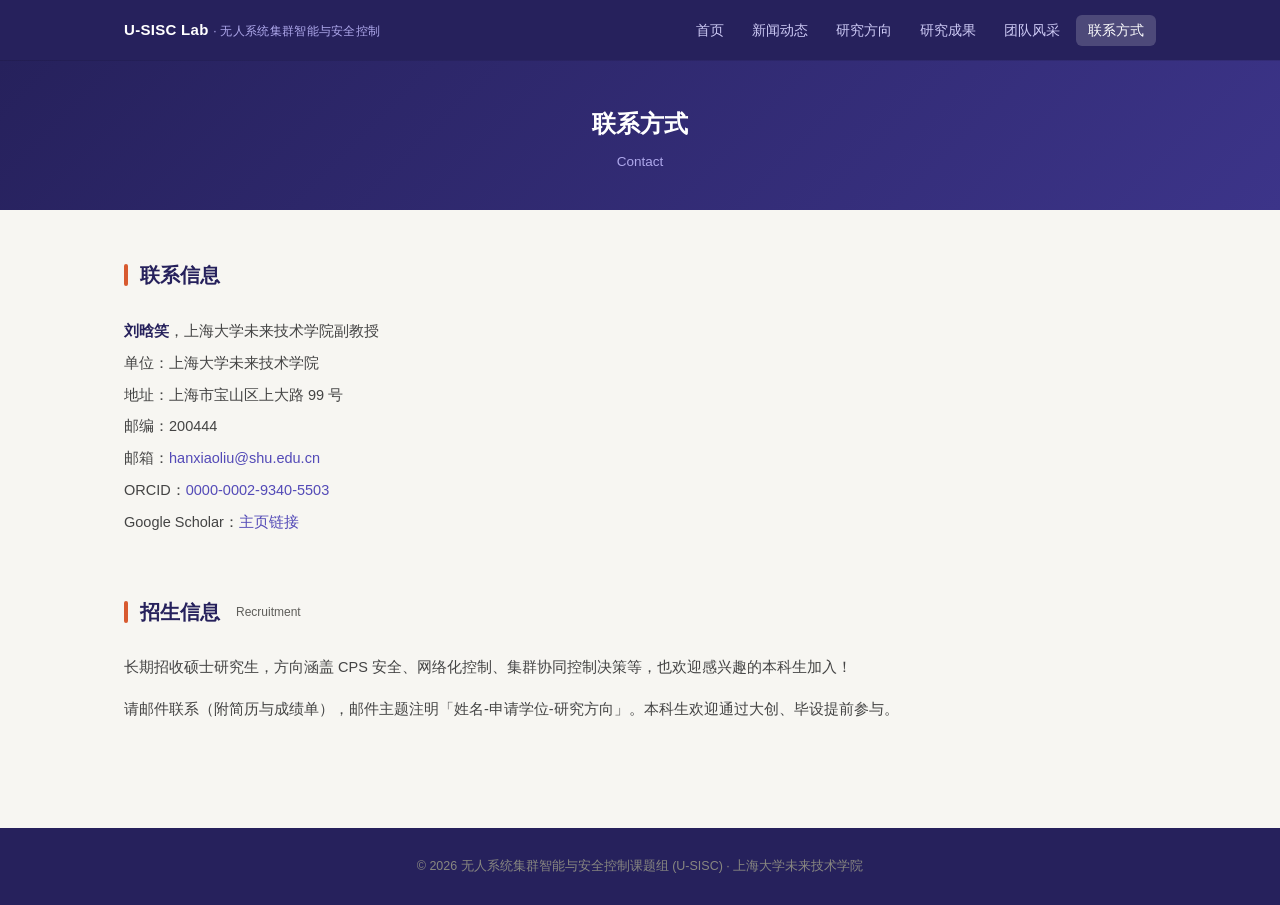
<file: contact.html>
<!DOCTYPE html>
<html lang="zh-CN">
<head>
<meta charset="UTF-8">
<meta name="viewport" content="width=device-width, initial-scale=1.0">
<title>联系方式 · U-SISC Lab</title>
<link rel="stylesheet" href="assets/style.css">
</head>
<body>

<nav>
  <div class="nav-inner">
    <div class="nav-brand">U-SISC Lab <span>· 无人系统集群智能与安全控制</span></div>
    <ul class="nav-links">
      <li><a href="index.html">首页</a></li>
      <li><a href="news.html">新闻动态</a></li>
      <li><a href="research.html">研究方向</a></li>
      <li><a href="publications.html">研究成果</a></li>
      <li><a href="team.html">团队风采</a></li>
      <li><a href="contact.html" class="active">联系方式</a></li>
    </ul>
  </div>
</nav>

<header class="page-head">
  <h1>联系方式</h1>
  <div class="en">Contact</div>
</header>

<main>
  <section>
    <div class="sec-head"><div class="bar"></div><h2>联系信息</h2></div>
    <p style="font-size:14.5px;color:#444;line-height:2.2">
      <strong style="color:var(--ink)">刘晗笑</strong>，上海大学未来技术学院副教授<br>
      单位：上海大学未来技术学院 <br>
      地址：上海市宝山区上大路 99 号<br>
      邮编：200444<br>
      邮箱：<a href="mailto:hanxiaoliu@shu.edu.cn">hanxiaoliu@shu.edu.cn</a><br>
      ORCID：<a href="https://orcid.org/0000-0002-9340-5503" target="_blank">0000-0002-9340-5503</a><br>
      Google Scholar：<a href="https://scholar.google.com/citations?hl=zh-CN&user=slNQP-cAAAAJ&view_op=list_works&sortby=pubdate" target="_blank">主页链接</a><br>
    </p>
  </section>

  <section>
    <div class="sec-head"><div class="bar"></div><h2>招生信息</h2><span class="en">Recruitment</span></div>
    <p style="font-size:14.5px;color:#444;line-height:1.95;text-align:justify">
      长期招收硕士研究生，方向涵盖 CPS 安全、网络化控制、集群协同控制决策等，也欢迎感兴趣的本科生加入！
    </p>
    <p style="font-size:14.5px;color:#444;line-height:1.95;margin-top:14px">
      请邮件联系（附简历与成绩单），邮件主题注明「姓名-申请学位-研究方向」。本科生欢迎通过大创、毕设提前参与。
    </p>
  </section>
</main>

<footer>
  © 2026 无人系统集群智能与安全控制课题组 (U-SISC) · 上海大学未来技术学院
</footer>

</body>
</html>
</file>
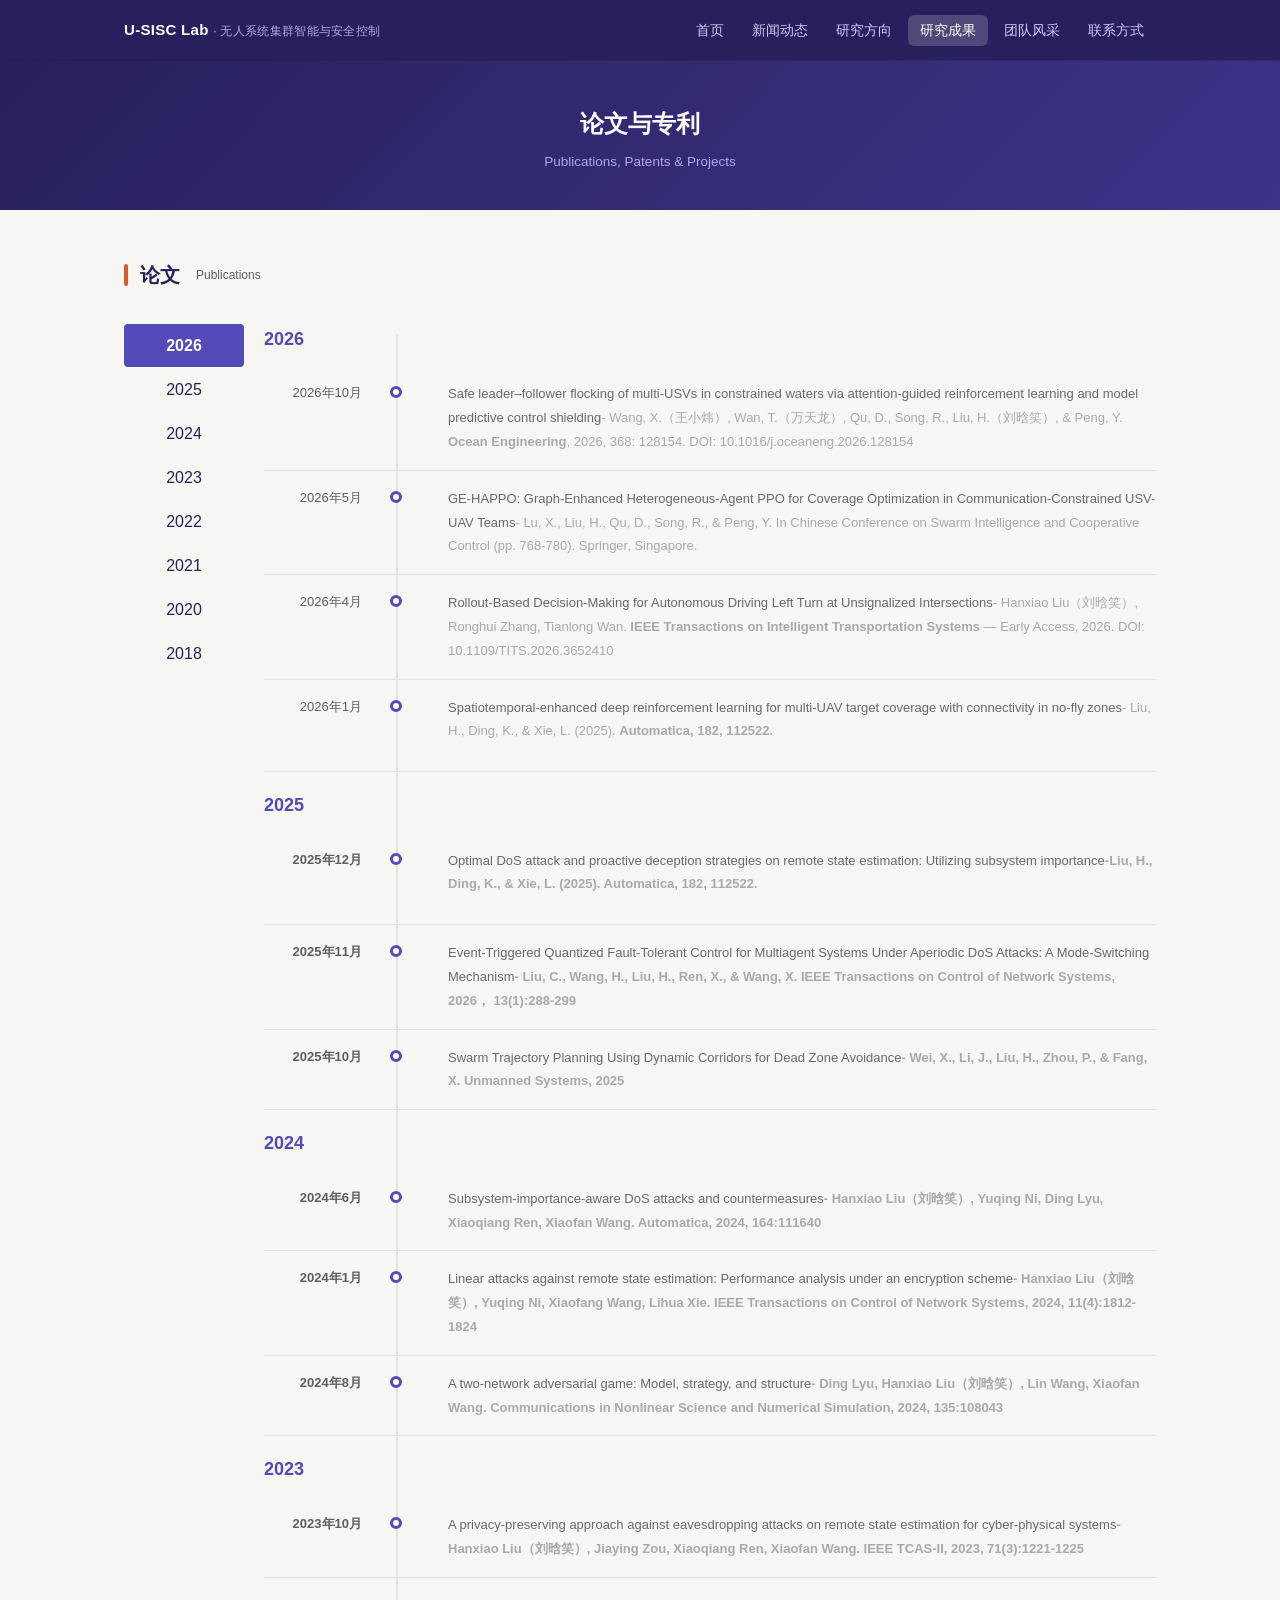
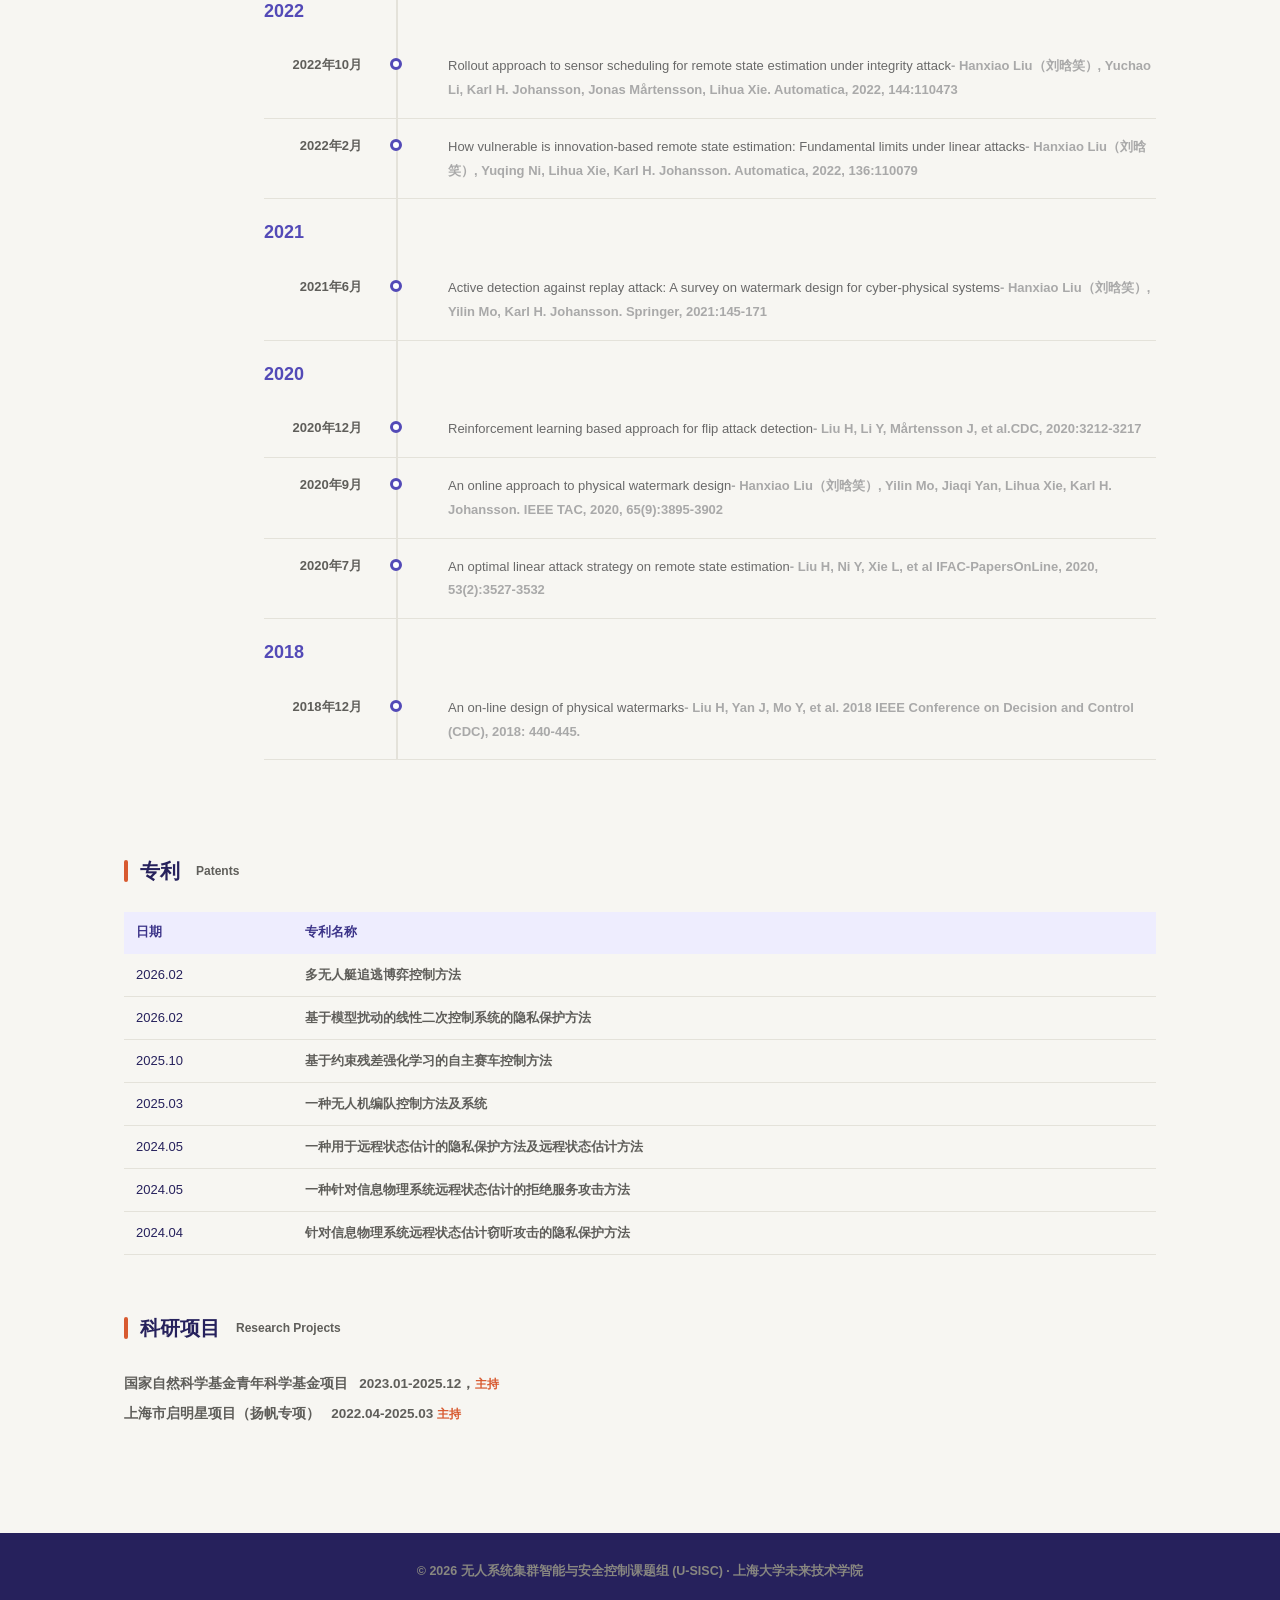
<file: publications.html>
<!DOCTYPE html>
<html lang="zh-CN">
<head>
<meta charset="UTF-8">
<meta name="viewport" content="width=device-width, initial-scale=1.0">
<title>论文与专利 · U-SISC Lab</title>
<link rel="stylesheet" href="assets/style.css">
</head>
<body>

<nav>
  <div class="nav-inner">
    <div class="nav-brand">U-SISC Lab <span>· 无人系统集群智能与安全控制</span></div>
    <ul class="nav-links">
      <li><a href="index.html">首页</a></li>
      <li><a href="news.html">新闻动态</a></li>
      <li><a href="research.html">研究方向</a></li>
      <li><a href="publications.html" class="active">研究成果</a></li>
      <li><a href="team.html">团队风采</a></li>
      <li><a href="contact.html">联系方式</a></li>
    </ul>
  </div>
</nav>

<header class="page-head">
  <h1>论文与专利</h1>
  <div class="en">Publications, Patents & Projects</div>
</header>

<main>

  <section>
    <div class="sec-head"><div class="bar"></div><h2>论文</h2><span class="en">Publications</span></div>

    <div class="pub-timeline">
      <ul class="event_year">
        <li class="current"><a href="#2026">2026</a></li>
        <li><a href="#2025">2025</a></li>
        <li><a href="#2024">2024</a></li>
        <li><a href="#2023">2023</a></li>
        <li><a href="#2022">2022</a></li>
        <li><a href="#2021">2021</a></li>
        <li><a href="#2020">2020</a></li>
        <li><a href="#2018">2018</a></li>
      </ul>

      <ul class="event_list">
        <div class="paper_list">
          <h3 id="2026">2026</h3>
          <li>
            <span>2026年10月</span>
            <p>
              <span style="color: darkgray"><a style="color:dimgrey;font-weight: 500" href="https://doi.org/10.1016/j.oceaneng.2026.128154" target="_blank">Safe leader–follower flocking of multi-USVs in constrained waters via attention-guided reinforcement learning and model predictive control shielding</a>- Wang, X.（王小炜）, Wan, T.（万天龙）, Qu, D., Song, R., Liu, H.（刘晗笑）, & Peng, Y. <strong>Ocean Engineering</strong>, 2026, 368: 128154. DOI: 10.1016/j.oceaneng.2026.128154</span>
            </p>
          </li>
          <li>
            <span>2026年5月</span>
            <p>
              <span style="color: darkgray"><a style="color:dimgrey;font-weight: 500">GE-HAPPO: Graph-Enhanced Heterogeneous-Agent PPO for Coverage Optimization in Communication-Constrained USV-UAV Teams</a>- Lu, X., Liu, H., Qu, D., Song, R., & Peng, Y. In Chinese Conference on Swarm Intelligence and Cooperative Control (pp. 768-780). Springer, Singapore. </strong> </span>
            </p>
          </li>
          <li>
            <span>2026年4月</span>
            <p>
              <span style="color: darkgray"><a style="color:dimgrey;font-weight: 500">Rollout-Based Decision-Making for Autonomous Driving Left Turn at Unsignalized Intersections</a>- Hanxiao Liu（刘晗笑）, Ronghui Zhang, Tianlong Wan. <strong>IEEE Transactions on Intelligent Transportation Systems</strong> — Early Access, 2026. DOI: 10.1109/TITS.2026.3652410</span>
            </p>
          </li>
          <li>
            <span>2026年1月</span>
            <p>
              <span style="color: darkgray"><a style="color:dimgrey;font-weight: 500">Spatiotemporal-enhanced deep reinforcement 
                learning for multi-UAV target coverage with connectivity in no-fly zones</a>- 
                Liu, H., Ding, K., & Xie, L. (2025). <strong>Automatica, 182, 112522.</span>
            </p>
          </li>
        </div>

        <div class="paper_list">
          <h3 id="2025">2025</h3>
          <li>
            <span>2025年12月</span>
            <p>
              <span style="color: darkgray"><a style="color:dimgrey;font-weight: 500">Optimal DoS attack and proactive deception strategies on remote state estimation: 
                Utilizing subsystem importance</a>-Liu, H., Ding, K., & Xie, L. (2025). <strong> Automatica, 182, 112522.</span>
            </p>
          </li>
          <li>
            <span>2025年11月</span>
            <p>
              <span style="color: darkgray"><a style="color:dimgrey;font-weight: 500">Event-Triggered Quantized Fault-Tolerant Control for Multiagent Systems Under Aperiodic DoS Attacks: A Mode-Switching Mechanism</a>- Liu, C., Wang, H., Liu, H., Ren, X., & Wang, X.  <strong>IEEE Transactions on Control of Network Systems</strong>, 2026， 13(1):288-299</span>
            </p>
          </li>
          <li>
            <span>2025年10月</span>
            <p>
              <span style="color: darkgray"><a style="color:dimgrey;font-weight: 500">Swarm Trajectory Planning Using Dynamic Corridors for Dead Zone Avoidance</a>- Wei, X., Li, J., Liu, H., Zhou, P., & Fang, X. <strong>Unmanned Systems</strong>, 2025</span>
            </p>
          </li>
        </div>

        <div class="paper_list">
          <h3 id="2024">2024</h3>
          <li>
            <span>2024年6月</span>
            <p>
              <span style="color: darkgray"><a style="color:dimgrey;font-weight: 500">Subsystem-importance-aware DoS attacks and countermeasures</a>- Hanxiao Liu（刘晗笑）, Yuqing Ni, Ding Lyu, Xiaoqiang Ren, Xiaofan Wang. <strong>Automatica</strong>, 2024, 164:111640</span>
            </p>
          </li>
          <li>
            <span>2024年1月</span>
            <p>
              <span style="color: darkgray"><a style="color:dimgrey;font-weight: 500">Linear attacks against remote state estimation: Performance analysis under an encryption scheme</a>- Hanxiao Liu（刘晗笑）, Yuqing Ni, Xiaofang Wang, Lihua Xie. <strong>IEEE Transactions on Control of Network Systems</strong>, 2024, 11(4):1812-1824</span>
            </p>
          </li>
          <li>
            <span>2024年8月</span>
            <p>
              <span style="color: darkgray"><a style="color:dimgrey;font-weight: 500">A two-network adversarial game: Model, strategy, and structure</a>- Ding Lyu, Hanxiao Liu（刘晗笑）, Lin Wang, Xiaofan Wang. <strong>Communications in Nonlinear Science and Numerical Simulation</strong>, 2024, 135:108043</span>
            </p>
          </li>
        </div>

        <div class="paper_list">
          <h3 id="2023">2023</h3>
          <li>
            <span>2023年10月</span>
            <p>
              <span style="color: darkgray"><a style="color:dimgrey;font-weight: 500">A privacy-preserving approach against eavesdropping attacks on remote state estimation for cyber-physical systems</a>- Hanxiao Liu（刘晗笑）, Jiaying Zou, Xiaoqiang Ren, Xiaofan Wang. <strong>IEEE TCAS-II</strong>, 2023, 71(3):1221-1225</span>
            </p>
          </li>
        </div>

        <div class="paper_list">
          <h3 id="2022">2022</h3>
          <li>
            <span>2022年10月</span>
            <p>
              <span style="color: darkgray"><a style="color:dimgrey;font-weight: 500">Rollout approach to sensor scheduling for remote state estimation under integrity attack</a>- Hanxiao Liu（刘晗笑）, Yuchao Li, Karl H. Johansson, Jonas Mårtensson, Lihua Xie. <strong>Automatica</strong>, 2022, 144:110473</span>
            </p>
          </li>
          <li>
            <span>2022年2月</span>
            <p>
              <span style="color: darkgray"><a style="color:dimgrey;font-weight: 500">How vulnerable is innovation-based remote state estimation: Fundamental limits under linear attacks</a>- Hanxiao Liu（刘晗笑）, Yuqing Ni, Lihua Xie, Karl H. Johansson. <strong>Automatica</strong>, 2022, 136:110079</span>
            </p>
          </li>
        </div>

        <div class="paper_list">
          <h3 id="2021">2021</h3>
          <li>
            <span>2021年6月</span>
            <p>
              <span style="color: darkgray"><a style="color:dimgrey;font-weight: 500">Active detection against replay attack: A survey on watermark design for cyber-physical systems</a>- Hanxiao Liu（刘晗笑）, Yilin Mo, Karl H. Johansson. <strong>Springer</strong>, 2021:145-171</span>
            </p>
          </li>
        </div>

        <div class="paper_list">
          <h3 id="2020">2020</h3>
          <li>
            <span>2020年12月</span>
            <p>
              <span style="color: darkgray"><a style="color:dimgrey;font-weight: 500">Reinforcement learning based approach for flip attack detection</a>- Liu H, Li Y, Mårtensson J, et al.<strong>CDC</strong>, 2020:3212-3217</span>
            </p>
          </li>
          <li>
            <span>2020年9月</span>
            <p>
              <span style="color: darkgray"><a style="color:dimgrey;font-weight: 500">An online approach to physical watermark design</a>- Hanxiao Liu（刘晗笑）, Yilin Mo, Jiaqi Yan, Lihua Xie, Karl H. Johansson. <strong>IEEE TAC</strong>, 2020, 65(9):3895-3902</span>
            </p>
          </li>
          <li>
            <span>2020年7月</span>
            <p>
              <span style="color: darkgray"><a style="color:dimgrey;font-weight: 500">An optimal linear attack strategy on remote state estimation</a>- Liu H, Ni Y, Xie L, et al <strong>IFAC-PapersOnLine</strong>, 2020, 53(2):3527-3532</span>
            </p>
          </li>
        </div>

        <div class="paper_list">
          <h3 id="2018">2018</h3>
          <li>
            <span>2018年12月</span>
            <p>
              <span style="color: darkgray"><a style="color:dimgrey;font-weight: 500">An on-line design of physical watermarks</a>- Liu H, Yan J, Mo Y, et al. <strong>2018 IEEE Conference on Decision and Control (CDC)</strong>, 2018: 440-445.</span>
            </p>
          </li>
        </div>

      </ul>
    </div>
  </section>

  <section>
    <div class="sec-head"><div class="bar"></div><h2>专利</h2><span class="en">Patents</span></div>
    <table class="patent-table">
      <tr><th>日期</th><th>专利名称</th></tr>
      <tr><td>2026.02</td><td>多无人艇追逃博弈控制方法</td></tr>
      <tr><td>2026.02</td><td>基于模型扰动的线性二次控制系统的隐私保护方法</td></tr>
      <tr><td>2025.10</td><td>基于约束残差强化学习的自主赛车控制方法</td></tr>
      <tr><td>2025.03</td><td>一种无人机编队控制方法及系统</td></tr>
      <tr><td>2024.05</td><td>一种用于远程状态估计的隐私保护方法及远程状态估计方法</td></tr>
      <tr><td>2024.05</td><td>一种针对信息物理系统远程状态估计的拒绝服务攻击方法</td></tr>
      <tr><td>2024.04</td><td>针对信息物理系统远程状态估计窃听攻击的隐私保护方法</td></tr>
    </table>
  </section>

  <section>
    <div class="sec-head"><div class="bar"></div><h2>科研项目</h2><span class="en">Research Projects</span></div>
    <div style="font-size:13.5px;color:var(--muted);line-height:2.2">
      <p>国家自然科学基金青年科学基金项目 &nbsp; 2023.01-2025.12，<span style="font-size:12px;color:var(--accent)">主持</span></p>
      <p>上海市启明星项目（扬帆专项） &nbsp; 2022.04-2025.03 <span style="font-size:12px;color:var(--accent)">主持</span></p>
    </div>
  </section>

</main>

<footer>
  © 2026 无人系统集群智能与安全控制课题组 (U-SISC) · 上海大学未来技术学院
</footer>

</body>
</html>
</file>
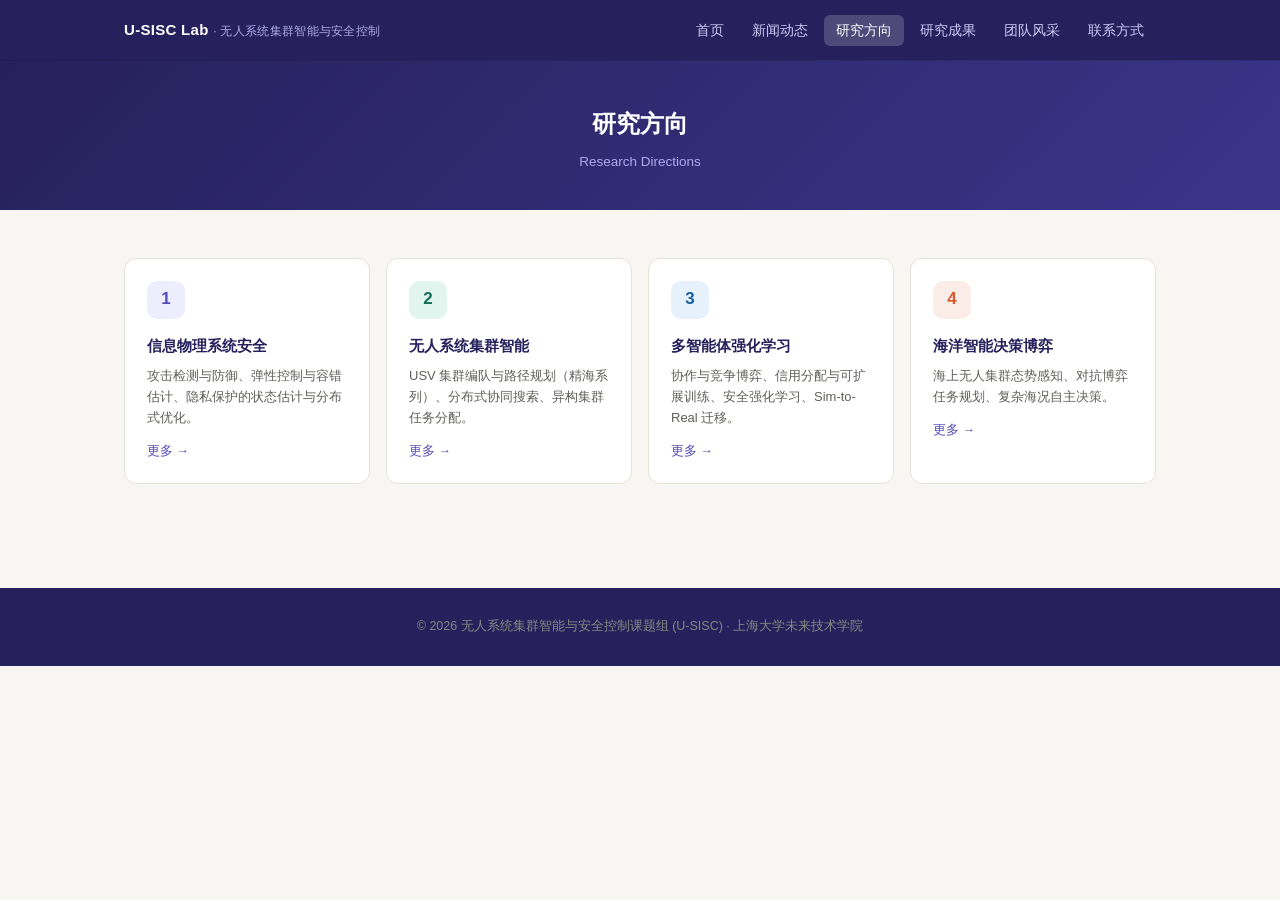
<file: research.html>
<!DOCTYPE html>
<html lang="zh-CN">
<head>
<meta charset="UTF-8">
<meta name="viewport" content="width=device-width, initial-scale=1.0">
<title>研究方向 · U-SISC Lab</title>
<link rel="stylesheet" href="assets/style.css">
</head>
<body>

<nav>
  <div class="nav-inner">
    <div class="nav-brand">U-SISC Lab <span>· 无人系统集群智能与安全控制</span></div>
    <ul class="nav-links">
      <li><a href="index.html">首页</a></li>
      <li><a href="news.html">新闻动态</a></li>
      <li><a href="research.html" class="active">研究方向</a></li>
      <li><a href="publications.html">研究成果</a></li>
      <li><a href="team.html">团队风采</a></li>
      <li><a href="contact.html">联系方式</a></li>
    </ul>
  </div>
</nav>

<header class="page-head">
  <h1>研究方向</h1>
  <div class="en">Research Directions</div>
</header>

<main>
  <section>
    <div class="grid4">
      <div class="rcard">
        <div class="icon i1">1</div>
        <h3>信息物理系统安全</h3>
        <p>攻击检测与防御、弹性控制与容错估计、隐私保护的状态估计与分布式优化。</p>
        <p style="margin-top:12px"><a href="#" style="font-size:12.5px">更多 →</a></p>
      </div>
      <div class="rcard">
        <div class="icon i2">2</div>
        <h3>无人系统集群智能</h3>
        <p>USV 集群编队与路径规划（精海系列）、分布式协同搜索、异构集群任务分配。</p>
        <p style="margin-top:12px"><a href="#" style="font-size:12.5px">更多 →</a></p>
      </div>
      <div class="rcard">
        <div class="icon i3">3</div>
        <h3>多智能体强化学习</h3>
        <p>协作与竞争博弈、信用分配与可扩展训练、安全强化学习、Sim-to-Real 迁移。</p>
        <p style="margin-top:12px"><a href="#" style="font-size:12.5px">更多 →</a></p>
      </div>
      <div class="rcard">
        <div class="icon i4">4</div>
        <h3>海洋智能决策博弈</h3>
        <p>海上无人集群态势感知、对抗博弈任务规划、复杂海况自主决策。</p>
        <p style="margin-top:12px"><a href="#" style="font-size:12.5px">更多 →</a></p>
      </div>
    </div>
  </section>

</main>

<footer>
  © 2026 无人系统集群智能与安全控制课题组 (U-SISC) · 上海大学未来技术学院
</footer>

</body>
</html>
</file>
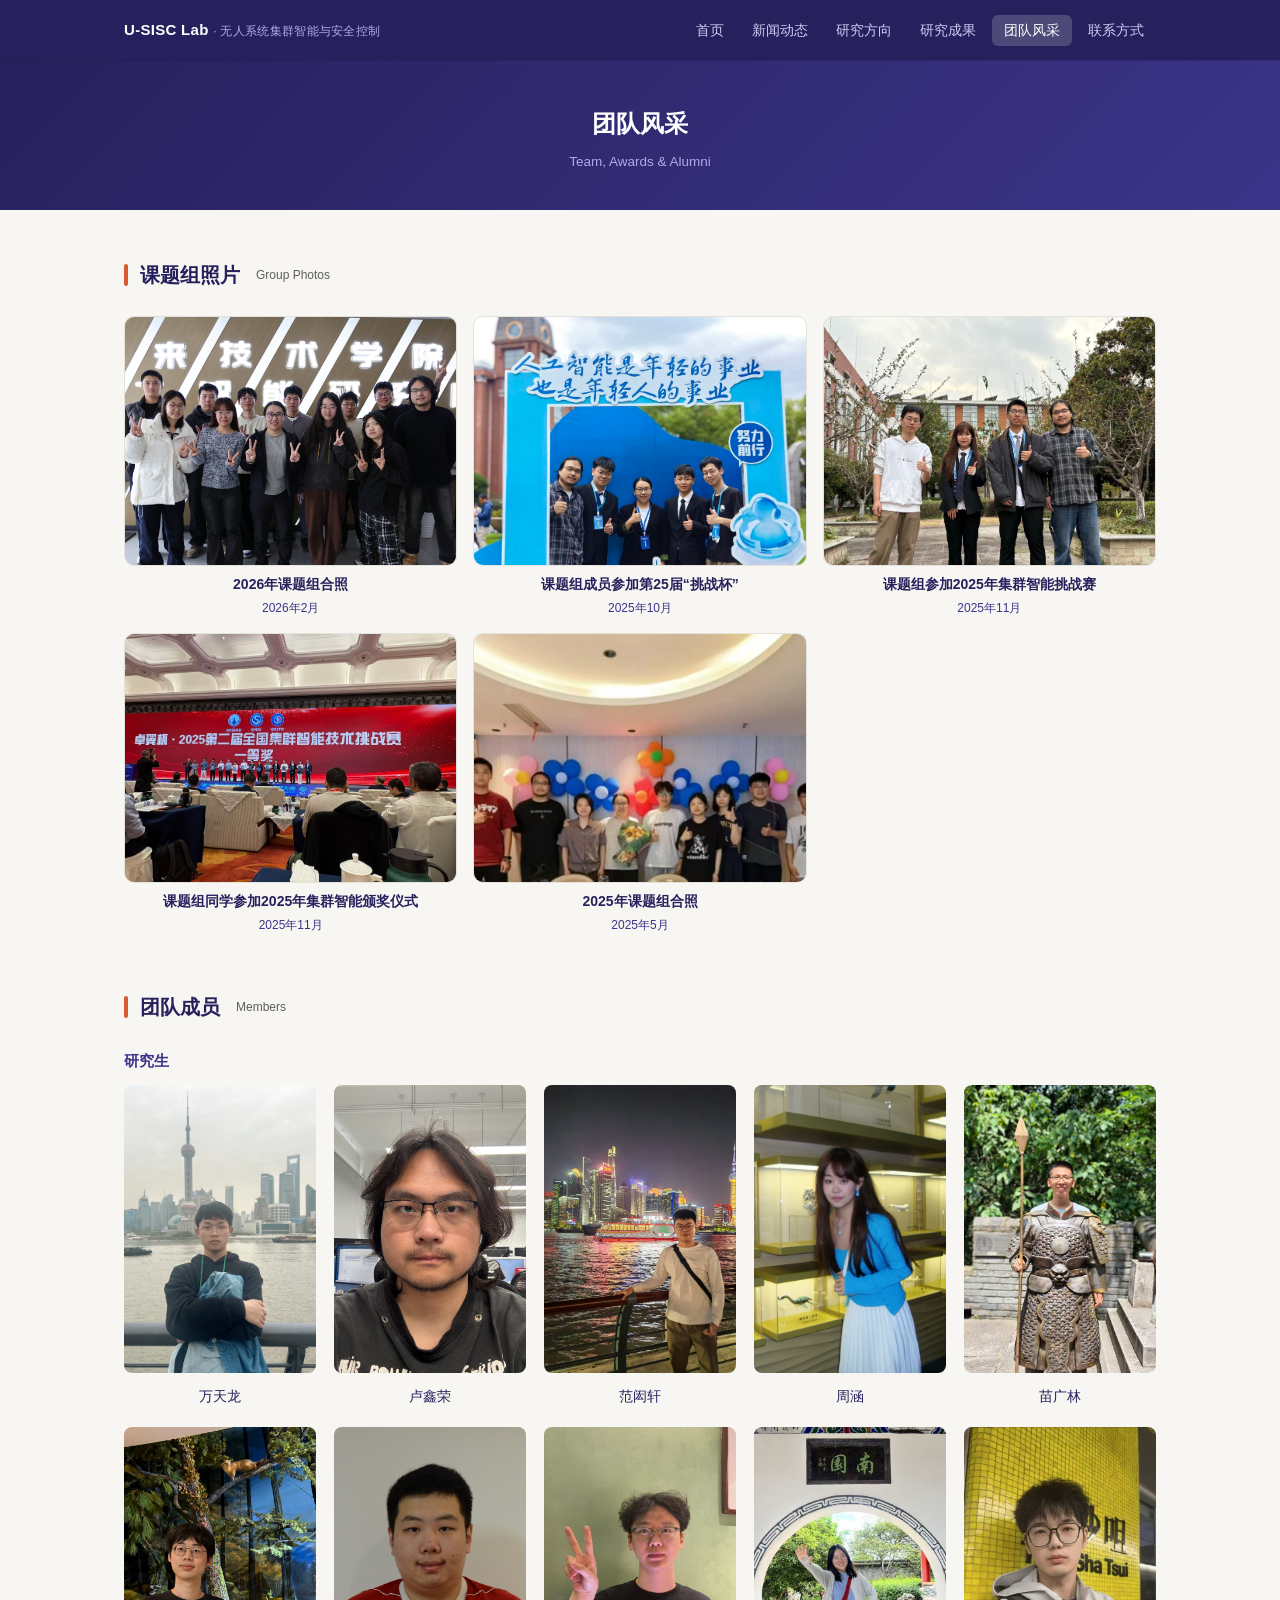
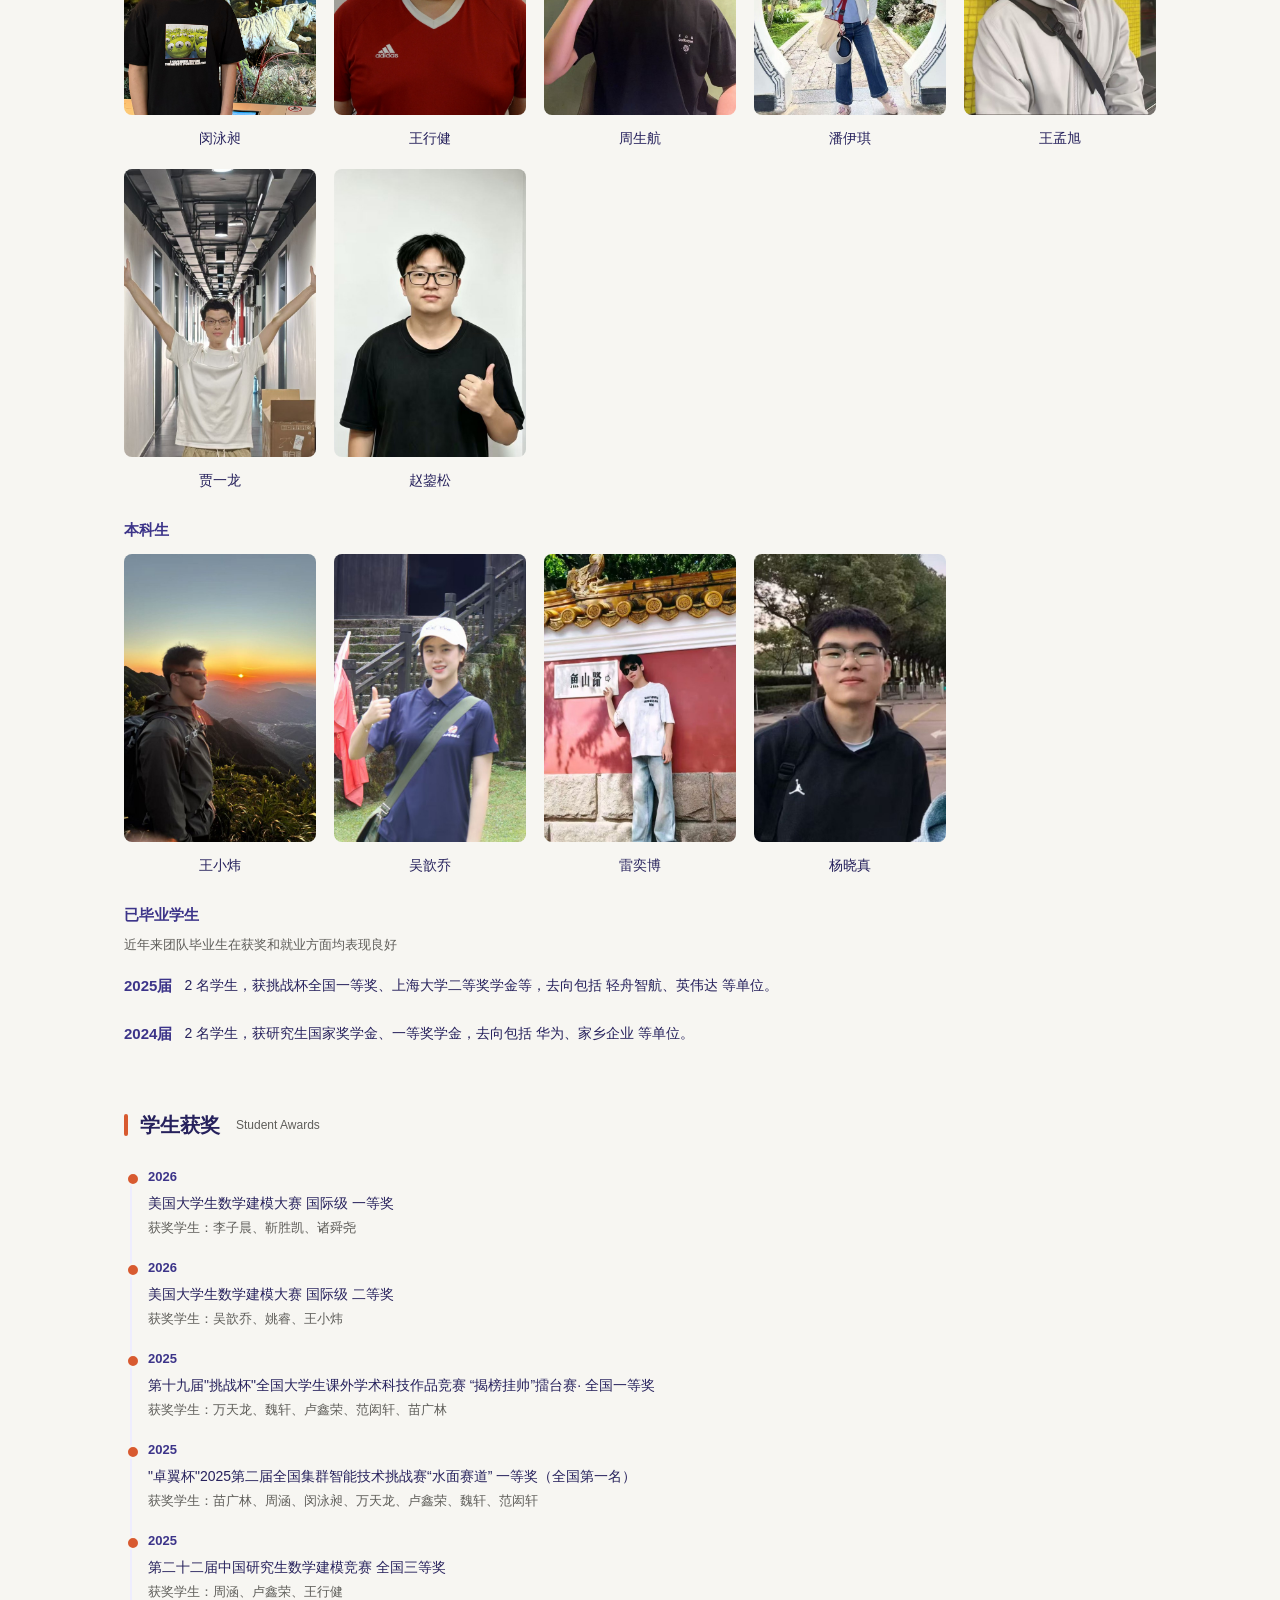
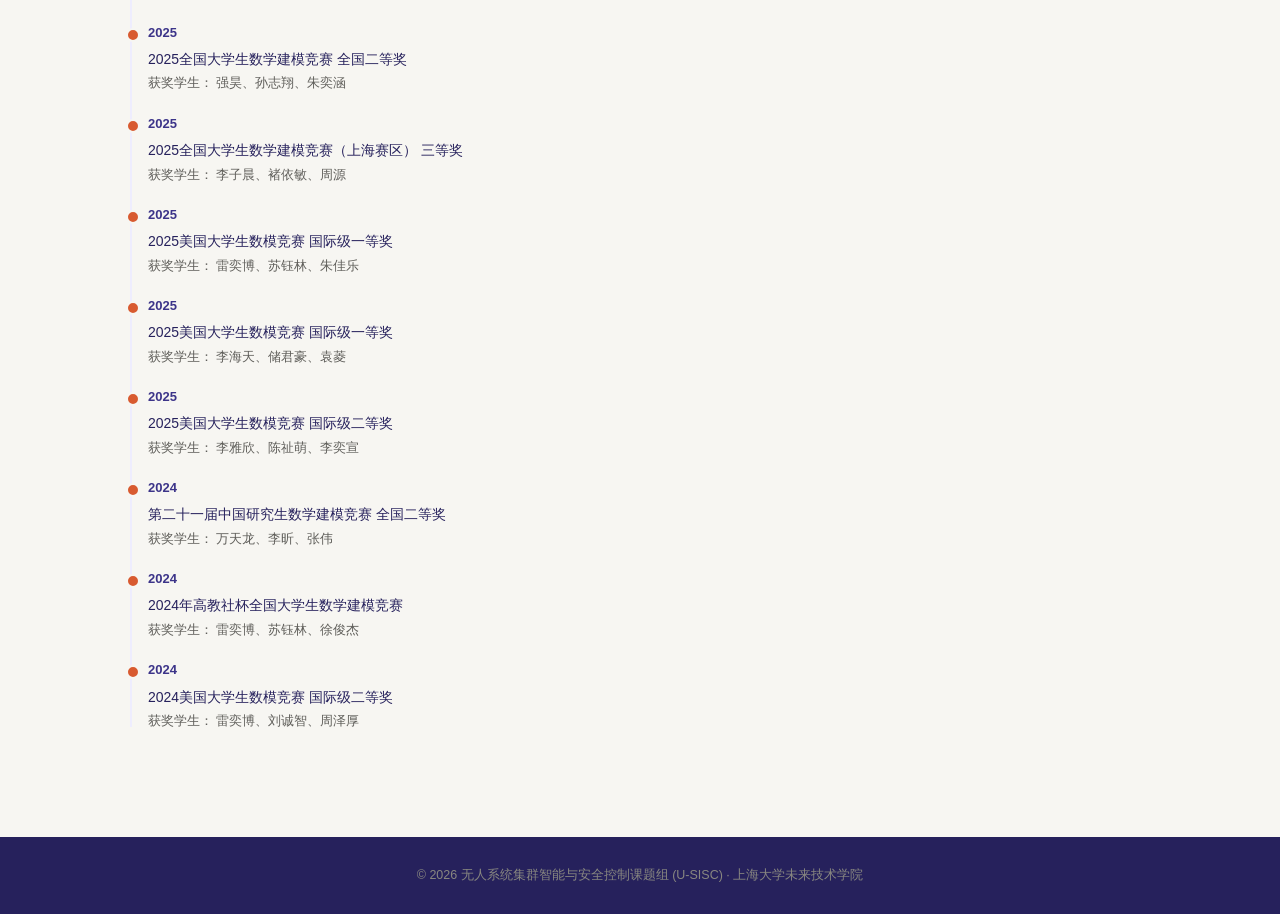
<file: team.html>
<!DOCTYPE html>
<html lang="zh-CN">
<head>
<meta charset="UTF-8">
<meta name="viewport" content="width=device-width, initial-scale=1.0">
<title>团队风采 · U-SISC Lab</title>
<link rel="stylesheet" href="assets/style.css">
</head>
<body>

<nav>
  <div class="nav-inner">
    <div class="nav-brand">U-SISC Lab <span>· 无人系统集群智能与安全控制</span></div>
    <ul class="nav-links">
      <li><a href="index.html">首页</a></li>
      <li><a href="news.html">新闻动态</a></li>
      <li><a href="research.html">研究方向</a></li>
      <li><a href="publications.html">研究成果</a></li>
      <li><a href="team.html" class="active">团队风采</a></li>
      <li><a href="contact.html">联系方式</a></li>
    </ul>
  </div>
</nav>

<header class="page-head">
  <h1>团队风采</h1>
  <div class="en">Team, Awards & Alumni</div>
</header>

<main>

  <!-- Principal Investigator section removed as requested -->

  <section>
    <div class="sec-head"><div class="bar"></div><h2>课题组照片</h2><span class="en">Group Photos</span></div>
    <div class="group-photos">
      <div class="group-photo-item">
        <img src="images/2026课题组合照2.jpg" alt="group-1">
        <div class="group-caption"><div>2026年课题组合照</div><div>2026年2月</div></div>
      </div>
      <div class="group-photo-item">
        <img src="images/2025挑战杯.jpg" alt="group-1">
        <div class="group-caption"><div>课题组成员参加第25届“挑战杯”</div><div>2025年10月</div></div>
      </div>
      <div class="group-photo-item">
        <img src="images/2025集群智能挑战赛.jpg" alt="group-2">
        <div class="group-caption"><div>课题组参加2025年集群智能挑战赛</div><div>2025年11月</div></div>
      </div>
      <div class="group-photo-item">
        <img src="images/2025集群智能颁奖.jpg" alt="group-3">
        <div class="group-caption"><div>课题组同学参加2025年集群智能颁奖仪式</div><div>2025年11月</div></div>
      </div>
      <div class="group-photo-item">
        <img src="images/2025课题组合照.jpg" alt="group-3">
        <div class="group-caption"><div>2025年课题组合照</div><div>2025年5月</div></div>
      </div>
    </div>
  </section>

  <section>
    <div class="sec-head"><div class="bar"></div><h2>团队成员</h2><span class="en">Members</span></div>

    <h3 style="font-size:15px;color:var(--ink2);margin:20px 0 12px;font-weight:600">研究生</h3>
    <div class="team-grid">
      <div class="member">
        <div class="m-avatar"><img src="images/2024级-万天龙.jpg" alt="万天龙"></div>
        <h4>万天龙</h4>
      </div>
      <div class="member">
        <div class="m-avatar"><img src="images/2024级-卢鑫荣.jpg" alt="卢鑫荣"></div>
        <h4>卢鑫荣</h4>
      </div>
      <div class="member">
        <div class="m-avatar"><img src="images/2024级-范闳轩.jpg" alt="范闳轩"></div>
        <h4>范闳轩</h4>
      </div>
      <div class="member">
        <div class="m-avatar"><img src="images/2025级-周涵.jpg" alt="周涵"></div>
        <h4>周涵</h4>
      </div>
      <div class="member">
        <div class="m-avatar"><img src="images/2025级-苗广林.jpg" alt="苗广林"></div>
        <h4>苗广林</h4>
      </div>
      <div class="member">
        <div class="m-avatar"><img src="images/2025级-闵泳昶.jpg" alt="闵泳昶"></div>
        <h4>闵泳昶</h4>
      </div>
      <div class="member">
        <div class="m-avatar"><img src="images/2025级-王行健.jpg" alt="王行健"></div>
        <h4>王行健</h4>
      </div>
      <div class="member" id="graduates-2026">
        <div class="m-avatar"><img src="images/2026级-周生航.jpg" alt="周生航" width="600" height="900" loading="lazy" style="object-position:50% 25%"></div>
        <h4>周生航</h4>
      </div>
      <div class="member">
        <div class="m-avatar"><img src="images/2026级-潘伊琪.jpg" alt="潘伊琪" width="600" height="900" loading="lazy" style="object-position:50% 25%"></div>
        <h4>潘伊琪</h4>
      </div>
      <div class="member">
        <div class="m-avatar"><img src="images/2026级-王孟旭.jpg" alt="王孟旭" width="600" height="900" loading="lazy" style="object-position:50% 25%"></div>
        <h4>王孟旭</h4>
      </div>
      <div class="member">
        <div class="m-avatar"><img src="images/2026级-贾一龙.jpg" alt="贾一龙" width="600" height="900" loading="lazy" style="object-position:50% 25%"></div>
        <h4>贾一龙</h4>
      </div>
      <div class="member">
        <div class="m-avatar"><img src="images/2026级-赵鋆松.jpg" alt="赵鋆松" width="600" height="900" loading="lazy" style="object-position:50% 25%"></div>
        <h4>赵鋆松</h4>
      </div>
    </div>

    <h3 id="undergraduates" style="font-size:15px;color:var(--ink2);margin:24px 0 12px;font-weight:600">本科生</h3>
    <div class="team-grid">
      <div class="member">
        <div class="m-avatar"><img src="images/本科生-王小炜.jpg" alt="王小炜" width="600" height="900" loading="lazy" style="object-position:50% 25%"></div>
        <h4>王小炜</h4>
      </div>
      <div class="member">
        <div class="m-avatar"><img src="images/本科生-吴歆乔.jpg" alt="吴歆乔" width="600" height="900" loading="lazy" style="object-position:50% 25%"></div>
        <h4>吴歆乔</h4>
      </div>
      <div class="member">
        <div class="m-avatar"><img src="images/本科生-雷奕博.jpg" alt="雷奕博" width="600" height="900" loading="lazy" style="object-position:50% 25%"></div>
        <h4>雷奕博</h4>
      </div>
      <div class="member">
        <div class="m-avatar"><img src="images/本科生-杨晓真.jpg" alt="杨晓真" width="600" height="900" loading="lazy" style="object-position:50% 25%"></div>
        <h4>杨晓真</h4>
      </div>
    </div>

    <h3 style="font-size:15px;color:var(--ink2);margin:24px 0 8px;font-weight:600">已毕业学生</h3>
    <div class="grad-note">近年来团队毕业生在获奖和就业方面均表现良好</div>
    <div class="grad-year">
      <div class="grad-row">
        <div class="grad-year-label">2025届</div>
        <div class="grad-list">
          <div class="grad-item">2 名学生，获挑战杯全国一等奖、上海大学二等奖学金等，去向包括 轻舟智航、英伟达 等单位。</div>
        </div>
      </div>
      <div class="grad-row">
        <div class="grad-year-label">2024届</div>
        <div class="grad-list">
          <div class="grad-item">2 名学生，获研究生国家奖学金、一等奖学金，去向包括 华为、家乡企业 等单位。</div>
        </div>
      </div>
    </div>
  </section>

  <section>
    <div class="sec-head"><div class="bar"></div><h2>学生获奖</h2><span class="en">Student Awards</span></div>
    <div class="award-list">
      <div class="award">
        <div class="yr">2026</div>
        <div class="title">美国大学生数学建模大赛 国际级 一等奖</div>
        <div class="desc">获奖学生：李子晨、靳胜凯、诸舜尧</div>
      </div>
      <div class="award">
        <div class="yr">2026</div>
        <div class="title">美国大学生数学建模大赛 国际级 二等奖</div>
        <div class="desc">获奖学生：吴歆乔、姚睿、王小炜</div>
      </div>
      <div class="award">
        <div class="yr">2025</div>
        <div class="title">第十九届"挑战杯"全国大学生课外学术科技作品竞赛 “揭榜挂帅”擂台赛· 全国一等奖</div>
        <div class="desc">获奖学生：万天龙、魏轩、卢鑫荣、范闳轩、苗广林</div>
      </div>
      <div class="award">
        <div class="yr">2025</div>
        <div class="title">"卓翼杯"2025第二届全国集群智能技术挑战赛“水面赛道” 一等奖（全国第一名）</div>
        <div class="desc">获奖学生：苗广林、周涵、闵泳昶、万天龙、卢鑫荣、魏轩、范闳轩</div>
      </div>
      <div class="award">
        <div class="yr">2025</div>
        <div class="title">第二十二届中国研究生数学建模竞赛 全国三等奖</div>
        <div class="desc">获奖学生：周涵、卢鑫荣、王行健</div>
      </div>
      <div class="award">
        <div class="yr">2025</div>
        <div class="title">2025全国大学生数学建模竞赛 全国二等奖</div>
        <div class="desc">获奖学生： 强昊、孙志翔、朱奕涵</div>
      </div>
      <div class="award">
        <div class="yr">2025</div>
        <div class="title">2025全国大学生数学建模竞赛（上海赛区） 三等奖</div>
        <div class="desc">获奖学生： 李子晨、褚依敏、周源</div>
      </div>
      <div class="award">
        <div class="yr">2025</div>
        <div class="title">2025美国大学生数模竞赛 国际级一等奖</div>
        <div class="desc">获奖学生： 雷奕博、苏钰林、朱佳乐</div>
      </div>
      <div class="award">
        <div class="yr">2025</div>
        <div class="title">2025美国大学生数模竞赛 国际级一等奖</div>
        <div class="desc">获奖学生： 李海天、储君豪、袁菱</div>
      </div>
      <div class="award">
        <div class="yr">2025</div>
        <div class="title">2025美国大学生数模竞赛 国际级二等奖</div>
        <div class="desc">获奖学生： 李雅欣、陈祉萌、李奕宣</div>
      </div>
      <div class="award">
        <div class="yr">2024</div>
        <div class="title">第二十一届中国研究生数学建模竞赛 全国二等奖</div>
        <div class="desc">获奖学生： 万天龙、李昕、张伟</div>
      </div>
      <div class="award">
        <div class="yr">2024</div>
        <div class="title">2024年高教社杯全国大学生数学建模竞赛</div>
        <div class="desc">获奖学生： 雷奕博、苏钰林、徐俊杰</div>
      </div>
            <div class="award">
        <div class="yr">2024</div>
        <div class="title">2024美国大学生数模竞赛 国际级二等奖</div>
        <div class="desc">获奖学生： 雷奕博、刘诚智、周泽厚</div>
      </div>

    </div>
  </section>

</main>

<footer>
  © 2026 无人系统集群智能与安全控制课题组 (U-SISC) · 上海大学未来技术学院
</footer>

</body>
</html>
</file>
<file: assets/style.css>
:root{
  --ink:#26215C; --ink2:#3C3489; --muted:#5F5E5A; --line:#E4E2DA;
  --bg:#F7F6F2; --card:#FFFFFF; --accent:#D85A30; --accent2:#534AB7;
  --teal:#0F6E56; --amber:#BA7517; --soft:#EEEDFE;
}
*{margin:0;padding:0;box-sizing:border-box}
body{font-family:-apple-system,BlinkMacSystemFont,"Segoe UI","PingFang SC","Microsoft YaHei",sans-serif;background:var(--bg);color:#2C2C2A;line-height:1.7;font-size:16px}
a{color:var(--accent2);text-decoration:none}
a:hover{text-decoration:underline}

nav{position:sticky;top:0;z-index:100;background:var(--ink);box-shadow:0 1px 0 rgba(0,0,0,.1)}
.nav-inner{max-width:1080px;margin:0 auto;padding:0 24px;display:flex;align-items:center;justify-content:space-between;height:60px}
.nav-brand{color:#fff;font-weight:600;font-size:15px;letter-spacing:.3px}
.nav-brand span{color:#AFA9EC;font-weight:400;font-size:12px}
.nav-links{display:flex;gap:4px;list-style:none}
.nav-links a{color:#CECBF6;font-size:13.5px;padding:8px 12px;border-radius:6px;transition:.15s}
.nav-links a:hover{background:rgba(255,255,255,.1);text-decoration:none;color:#fff}
.nav-links a.active{background:rgba(255,255,255,.18);color:#fff}

.hero{background:linear-gradient(135deg,#26215C 0%,#3C3489 55%,#534AB7 100%);color:#fff;padding:72px 24px 64px;text-align:center}
.hero .lab-tag{display:inline-block;background:rgba(216,90,48,.9);color:#fff;font-size:12px;padding:4px 14px;border-radius:20px;margin-bottom:18px;letter-spacing:1px}
.hero h1{font-size:30px;font-weight:600;margin-bottom:10px;letter-spacing:.5px}
.hero .en{color:#AFA9EC;font-size:15px;margin-bottom:20px;letter-spacing:.5px}
.hero .slogan{color:#D9D7F0;font-size:15px;max-width:620px;margin:0 auto 28px}
.hero .stats{display:flex;justify-content:center;gap:36px;flex-wrap:wrap}
.hero .stat{text-align:center}
.hero .stat .n{font-size:26px;font-weight:600;color:#fff}
.hero .stat .l{font-size:12px;color:#AFA9EC;margin-top:2px}

.page-head{background:linear-gradient(135deg,#26215C,#3C3489);color:#fff;padding:44px 24px 36px;text-align:center}
.page-head h1{font-size:24px;font-weight:600;margin-bottom:6px}
.page-head .en{color:#AFA9EC;font-size:13.5px}

main{max-width:1080px;margin:0 auto;padding:48px 24px}
section{margin-bottom:56px}
.sec-head{display:flex;align-items:center;gap:12px;margin-bottom:24px}
.sec-head .bar{width:4px;height:22px;background:var(--accent);border-radius:2px}
.sec-head h2{font-size:20px;font-weight:600;color:var(--ink)}
.sec-head .en{font-size:12px;color:var(--muted);margin-left:4px}

.pi-card{background:var(--card);border:0.5px solid var(--line);border-radius:14px;padding:28px;display:grid;grid-template-columns:140px 1fr;gap:28px;align-items:start}
.pi-avatar{width:140px;height:140px;border-radius:50%;background:linear-gradient(135deg,#EEEDFE,#CECBF6);display:flex;align-items:center;justify-content:center;font-size:48px;color:#3C3489;font-weight:500}
.pi-card h3{font-size:18px;font-weight:600;color:var(--ink);margin-bottom:4px}
.pi-card .pi-title{color:var(--accent);font-size:14px;margin-bottom:14px}
.pi-card .pi-bio{font-size:14px;color:var(--muted);margin-bottom:14px}
.pi-card .pi-tags{display:flex;flex-wrap:wrap;gap:8px}
.pi-tag{background:var(--soft);color:#3C3489;font-size:12px;padding:5px 12px;border-radius:16px}

.portal-grid{display:grid;grid-template-columns:repeat(auto-fit,minmax(160px,1fr));gap:14px}
.portal-card{background:var(--card);border:0.5px solid var(--line);border-radius:12px;padding:24px 18px;text-align:center;transition:.2s;color:inherit}
.portal-card:hover{border-color:var(--accent2);box-shadow:0 4px 16px rgba(83,74,183,.1);transform:translateY(-2px);text-decoration:none}
.portal-card .p-icon{width:44px;height:44px;border-radius:12px;display:flex;align-items:center;justify-content:center;font-size:20px;margin:0 auto 12px}
.portal-card h3{font-size:14.5px;font-weight:600;color:var(--ink);margin-bottom:4px}
.portal-card p{font-size:12px;color:var(--muted)}
.pi1{background:#EEEDFE;color:#534AB7}.pi2{background:#E1F5EE;color:#0F6E56}.pi3{background:#E6F1FB;color:#185FA5}
.pi4{background:#FAECE7;color:#D85A30}.pi5{background:#FAEEDA;color:#BA7517}.pi6{background:#F4C0D1;color:#993556}

.grid4{display:grid;grid-template-columns:repeat(auto-fit,minmax(220px,1fr));gap:16px}
.rcard{background:var(--card);border:0.5px solid var(--line);border-radius:12px;padding:22px;transition:.2s}
.rcard:hover{border-color:var(--accent2);box-shadow:0 4px 16px rgba(83,74,183,.08)}
.rcard .icon{width:38px;height:38px;border-radius:10px;display:flex;align-items:center;justify-content:center;font-size:17px;margin-bottom:14px;font-weight:600}
.rcard h3{font-size:15px;font-weight:600;color:var(--ink);margin-bottom:8px}
.rcard p{font-size:13px;color:var(--muted);line-height:1.6}
.i1{background:#EEEDFE;color:#534AB7}.i2{background:#E1F5EE;color:#0F6E56}.i3{background:#E6F1FB;color:#185FA5}.i4{background:#FAECE7;color:#D85A30}

.work-grid{display:grid;grid-template-columns:repeat(auto-fit,minmax(280px,1fr));gap:16px}
.wcard{background:var(--card);border:0.5px solid var(--line);border-radius:12px;padding:22px;border-left:3px solid var(--accent)}
.wcard h4{font-size:14.5px;font-weight:600;color:var(--ink);margin-bottom:8px}
.wcard p{font-size:13px;color:var(--muted);margin-bottom:10px;line-height:1.6}
.wcard .wtags{display:flex;flex-wrap:wrap;gap:6px}
.wtag{font-size:11px;color:var(--teal);background:#E1F5EE;padding:3px 9px;border-radius:4px}

.pub-row{background:var(--card);border:0.5px solid var(--line);border-radius:10px;padding:16px 18px;margin-bottom:10px;display:grid;grid-template-columns:auto 1fr;gap:14px;align-items:start}
.pub-row .yr{background:var(--soft);color:#3C3489;font-weight:600;font-size:12.5px;padding:4px 10px;border-radius:6px;white-space:nowrap;height:fit-content}
.pub-row h4{font-size:14px;font-weight:500;color:var(--ink);margin-bottom:3px;line-height:1.5}
.pub-row .venue{font-size:12.5px;color:var(--accent);font-style:italic}
.patent-table{width:100%;border-collapse:collapse;font-size:13px;margin-top:8px}
.patent-table th{background:var(--soft);color:#3C3489;font-weight:600;padding:10px 12px;text-align:left;font-size:12.5px}
.patent-table td{padding:10px 12px;border-bottom:0.5px solid var(--line);color:var(--muted)}
.patent-table td:first-child{color:var(--ink);font-weight:500}

.team-grid{display:grid;grid-template-columns:repeat(5,minmax(120px,1fr));gap:18px}
.member{text-align:center}
.member .m-avatar{width:100%;border-radius:8px;margin:0 auto 12px;overflow:hidden;display:block}
.member h4{font-size:14px;font-weight:500;color:var(--ink);margin-top:0}
.member .m-role{font-size:12px;color:var(--muted);margin-top:8px}
.member a{color:inherit;text-decoration:none}
.member .m-avatar img{width:100%;aspect-ratio:2/3;object-fit:cover;display:block;height:auto}
.group-photos{display:grid;grid-template-columns:repeat(3,minmax(0,1fr));gap:16px;margin-bottom:18px}
.group-photo-item{display:flex;flex-direction:column;gap:8px}
.group-photo-item img{width:100%;aspect-ratio:4/3;object-fit:cover;border-radius:10px;border:0.5px solid var(--line)}
.group-caption{font-size:13px;color:var(--muted);line-height:1.5;display:grid;gap:4px;text-align:center}
.group-caption div:first-child{font-size:14px;color:var(--ink);font-weight:600}
.group-caption div:last-child{font-size:12px;color:var(--ink2);font-weight:400}
.c-a{background:linear-gradient(135deg,#534AB7,#3C3489)}
.c-b{background:linear-gradient(135deg,#0F6E56,#085041)}
.c-c{background:linear-gradient(135deg,#185FA5,#0C447C)}
.c-d{background:linear-gradient(135deg,#D85A30,#993C1D)}

.alumni-grid{display:grid;grid-template-columns:repeat(auto-fit,minmax(220px,1fr));gap:12px}
.alum{background:var(--card);border:0.5px solid var(--line);border-radius:10px;padding:14px 16px;display:flex;align-items:center;gap:12px}
.alum .yr-badge{background:#FAEEDA;color:#854F0B;font-size:11px;font-weight:600;padding:3px 8px;border-radius:4px;white-space:nowrap}
.alum .info h4{font-size:13.5px;color:var(--ink);font-weight:500}
.alum .info p{font-size:12px;color:var(--muted)}

/* Graduated students list */
.grad-note{font-size:13px;color:var(--muted);margin:6px 0 12px;line-height:1.6}
.grad-list{display:flex;flex-direction:column;gap:8px;font-size:14px;color:var(--ink);margin-bottom:8px}
.grad-item .muted{font-size:12px;color:var(--muted);margin-left:6px}
.grad-year-title{font-size:14px;color:var(--ink2);margin:8px 0 6px;font-weight:600}

/* Layout for graduated-year rows: left label column, right list column */
.grad-year{display:flex;flex-direction:column;gap:12px}
.grad-row{display:grid;grid-template-columns:auto 1fr;gap:12px;align-items:center}
.grad-year-label{font-size:15px;color:var(--ink2);font-weight:700;display:block}
.grad-list{margin:0}
.grad-item{padding:6px 0;border-bottom:0.5px solid var(--line)}
.grad-item:last-child{border-bottom:none}

.award-list{position:relative;padding-left:24px}
.award-list::before{content:"";position:absolute;left:6px;top:6px;bottom:6px;width:2px;background:var(--soft)}
.award{position:relative;margin-bottom:18px}
.award::before{content:"";position:absolute;left:-22px;top:6px;width:10px;height:10px;border-radius:50%;background:var(--accent);border:2px solid var(--bg)}
.award .yr{font-weight:600;color:var(--ink2);font-size:13px;margin-bottom:4px}
.award .title{font-size:14px;color:var(--ink);font-weight:500}
.award .desc{font-size:12.5px;color:var(--muted);margin-top:2px}

/* Publications timeline layout */
.pub-timeline{display:grid;grid-template-columns:120px 1fr;gap:20px}
.event_year{list-style:none;padding:8px 0;margin:0}
.event_year li{height:44px;display:flex;align-items:center;justify-content:flex-start}
.event_year li a{display:block;width:100%;text-align:center;padding:8px 6px;border-radius:4px;color:var(--ink);cursor:pointer}
.event_year li.current a{background:var(--accent2);color:#fff;font-weight:700}
.event_list{list-style:none;margin:0;padding:0}
.paper_list{margin-bottom:18px}
.paper_list h3{font-size:18px;color:var(--accent2);margin:8px 0 12px}
/* ensure anchor targets are not hidden behind the sticky nav */
.paper_list h3{scroll-margin-top:84px}
.event_list li p a{color:dimgrey;font-weight:500;text-decoration:none}
.event_list li p a:hover{text-decoration:underline}

/* Publications timeline: three-column grid — date | timeline | content */
.event_list{position:relative;--timeline-left:132px}
.event_list::before{content:"";position:absolute;left:var(--timeline-left);top:18px;bottom:18px;width:2px;background:var(--line);border-radius:2px}
.event_list li{position:relative;display:grid;grid-template-columns:110px 44px minmax(0,1fr);align-items:flex-start;gap:12px;padding:16px 0;border-bottom:0.5px solid var(--line)}
.event_list li::before{content:"";position:absolute;left:var(--timeline-left);top:20px;transform:translateX(-50%);width:12px;height:12px;border-radius:50%;background:var(--card);border:3px solid var(--accent2);box-sizing:border-box}
.event_list li span{grid-column:1;text-align:right;padding-right:12px;color:var(--muted);font-size:13px}
.event_list li p{grid-column:3;margin:0;color:var(--ink);font-size:14px;padding-left:6px}

@media(max-width:760px){
  .pub-timeline{grid-template-columns:1fr}
  .event_year{display:flex;flex-direction:row;gap:8px;overflow:auto;border-right:none;border-top:1px solid var(--line);padding-top:8px}
  .event_year li{height:auto}
  .event_list{--timeline-left:72px}
  .event_list li{grid-template-columns:0 44px 1fr;padding:12px 0}
  .event_list li span{display:none}
  .event_list li p{grid-column:3;padding-left:0}
}

.news-grid{display:grid;grid-template-columns:repeat(auto-fill,minmax(260px,1fr));gap:16px}
.news-card{background:var(--card);border:0.5px solid var(--line);border-radius:12px;overflow:hidden;transition:.2s}
.news-card:hover{box-shadow:0 4px 16px rgba(83,74,183,.1);transform:translateY(-2px)}
.news-img{height:130px;display:flex;flex-direction:column;align-items:center;justify-content:center;font-size:12.5px;color:#fff;text-align:center;padding:8px;gap:6px}
.news-img .emoji{font-size:28px}
.news-img.t1{background:linear-gradient(135deg,#534AB7,#3C3489)}
.news-img.t2{background:linear-gradient(135deg,#0F6E56,#085041)}
.news-img.t3{background:linear-gradient(135deg,#185FA5,#0C447C)}
.news-img.t4{background:linear-gradient(135deg,#D85A30,#993C1D)}
.news-img.t5{background:linear-gradient(135deg,#BA7517,#854F0B)}
.news-body{padding:14px 16px}
.news-scroll{display:flex;gap:16px;overflow-x:auto;scroll-snap-type:x mandatory;padding-bottom:14px;-webkit-overflow-scrolling:touch}
.news-scroll::-webkit-scrollbar{height:6px}
.news-scroll::-webkit-scrollbar-track{background:var(--soft);border-radius:3px}
.news-scroll::-webkit-scrollbar-thumb{background:var(--accent2);border-radius:3px}
.news-scroll .news-card{min-width:280px;scroll-snap-align:start;flex-shrink:0}
.news-list{display:flex;flex-direction:column;gap:0}
.news-item{padding:16px 0;border-bottom:0.5px solid var(--line)}
.news-item:last-child{border-bottom:none}
.news-item h3{font-size:15.5px;color:var(--ink);font-weight:500;margin-bottom:5px;line-height:1.5}
.news-item .news-date{font-size:12px;color:var(--muted)}
.news-item a:hover h3{color:var(--accent2)}
.pi-bio-long{font-size:14.5px;color:#444;line-height:1.95;text-align:justify}

/* Left-image, right-text layout for news list */
.news-item-row{display:flex;gap:16px;align-items:flex-start}
.news-item-row img{width:140px;height:95px;object-fit:cover;border-radius:8px;flex-shrink:0}
.news-text{flex:1}
.news-text h3{font-size:15.5px;margin:0}
.news-text .news-date{font-size:12px;color:var(--muted);margin-top:8px;display:block}
.carousel{position:relative;height:300px;overflow:hidden;border-radius:14px;margin-bottom:28px;box-shadow:0 2px 12px rgba(38,33,92,.12)}
.carousel-track{display:flex;height:100%;transition:transform .6s ease}
.carousel-slide{min-width:100%;height:100%;display:flex;flex-direction:column;align-items:center;justify-content:center;color:#fff;text-align:center;gap:10px;padding:20px;background-size:cover;background-position:center}
.carousel-slide .emoji{font-size:42px}
.carousel-slide h3{font-size:18px;font-weight:600;max-width:560px;line-height:1.5}
.carousel-slide .date{font-size:13px;opacity:.85}
.carousel-dots{position:absolute;bottom:16px;left:50%;transform:translateX(-50%);display:flex;gap:8px;z-index:2}
.carousel-dot{width:9px;height:9px;border-radius:50%;background:rgba(255,255,255,.4);cursor:pointer;transition:.2s}
.carousel-dot.active{background:#fff;width:24px;border-radius:5px}
.news-date{font-size:11.5px;color:var(--accent);font-weight:600;margin-bottom:5px;letter-spacing:.3px}
.news-title{font-size:13.5px;color:var(--ink);font-weight:500;margin-bottom:5px;line-height:1.5}
.news-desc{font-size:12px;color:var(--muted);line-height:1.5}

.contact-grid{display:grid;grid-template-columns:repeat(auto-fit,minmax(200px,1fr));gap:14px}
.citem{background:var(--card);border:0.5px solid var(--line);border-radius:10px;padding:18px}
.citem .ctype{font-size:11px;color:var(--muted);text-transform:uppercase;letter-spacing:.8px;margin-bottom:6px}
.citem .cval{font-size:14px;color:var(--ink);font-weight:500}

footer{background:var(--ink);color:#888780;text-align:center;padding:28px 24px;font-size:12.5px}
footer a{color:#AFA9EC}

@media(max-width:760px){
  .pi-card{grid-template-columns:1fr;text-align:center}
  .pi-avatar{margin:0 auto}
  .pi-card .pi-tags{justify-content:center}
  .nav-inner{padding:0 14px}
  .nav-links{gap:1px}.nav-links a{padding:6px 6px;font-size:12px}
  /* keep the nav on one line: no per-character wrapping, scroll the last few px if needed */
  .nav-brand span{display:none}
  .nav-links{min-width:0;overflow-x:auto;flex-wrap:nowrap;scrollbar-width:none}
  .nav-links::-webkit-scrollbar{display:none}
  .nav-links a{white-space:nowrap}
  .hero .stats{gap:20px}
  .hero h1{font-size:24px}
  /* Responsive adjustments for larger avatars and photos */
  .team-grid{grid-template-columns:repeat(2,minmax(0,1fr));}
  .member .m-avatar{width:80px;height:80px;font-size:24px}
  .member .m-avatar img{width:80px;height:80px}
  .group-photos{grid-template-columns:repeat(2,minmax(0,1fr));}
  .group-photo-item img{height:160px}
}

@media(max-width:560px){
  .nav-brand{display:none}
  .nav-links{width:100%;justify-content:space-between}
}
</file>
